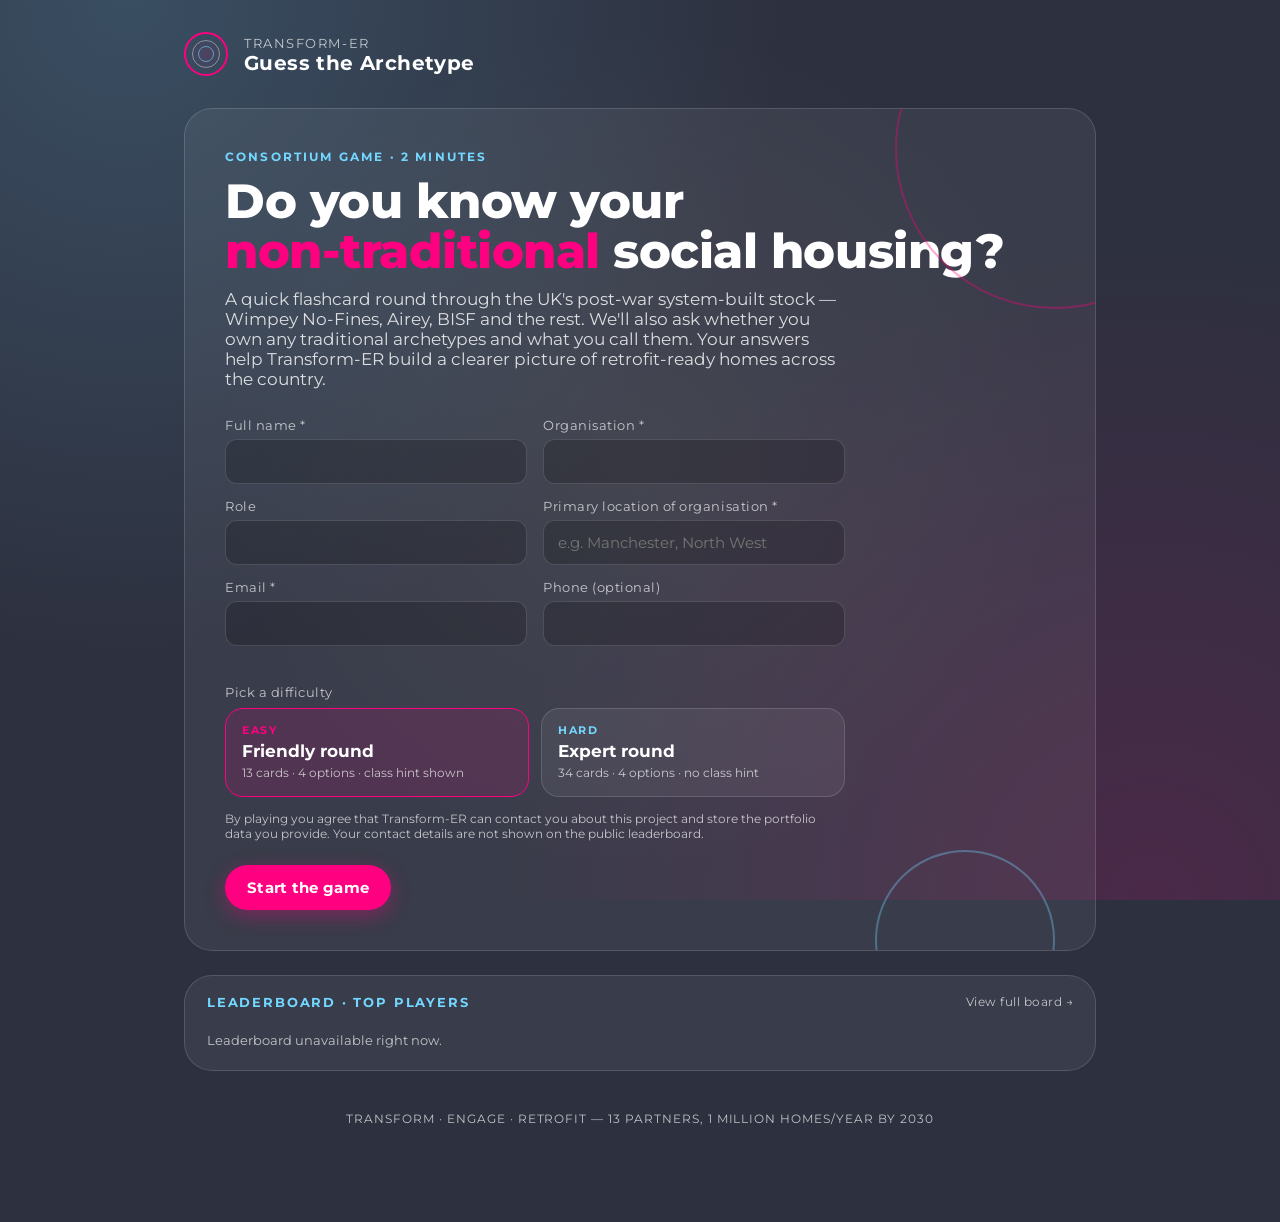
<file: index.html>
<!doctype html>
<html lang="en">
<head>
  <meta charset="utf-8" />
  <meta name="viewport" content="width=device-width, initial-scale=1" />
  <title>Guess the Archetype — Transform-ER</title>
  <meta name="description" content="A quick flashcard game about UK non-traditional social housing, for the Transform-ER consortium." />
  <link rel="preconnect" href="https://fonts.googleapis.com">
  <link rel="preconnect" href="https://fonts.gstatic.com" crossorigin>
  <link rel="stylesheet" href="app.css" />
</head>
<body>
  <div class="app-shell">

    <header class="site-header">
      <a class="brand-link" href="index.html" aria-label="Home">
        <div class="mark" aria-hidden="true"></div>
        <div>
          <div class="sub">Transform-ER</div>
          <h1>Guess the Archetype</h1>
        </div>
      </a>
    </header>

    <!-- ================= Intro screen ================= -->
    <section id="screen-intro" class="screen active">
      <div class="hero">
        <div class="eyebrow">Consortium game · 2 minutes</div>
        <h2>Do you know your <span class="accent">non‑traditional</span> social housing?</h2>
        <p class="lede">
          A quick flashcard round through the UK's post‑war system‑built stock — Wimpey No‑Fines, Airey, BISF and the rest.
          We'll also ask whether you own any traditional archetypes and what you call them. Your answers help Transform‑ER
          build a clearer picture of retrofit‑ready homes across the country.
        </p>

        <form id="intro-form" class="intro-form" autocomplete="off" novalidate>
          <div>
            <label for="f-name">Full name *</label>
            <input id="f-name" name="name" type="text" required autocomplete="off" />
          </div>
          <div>
            <label for="f-org">Organisation *</label>
            <input id="f-org" name="org" type="text" required autocomplete="off" />
          </div>
          <div>
            <label for="f-role">Role</label>
            <input id="f-role" name="role" type="text" autocomplete="off" />
          </div>
          <div>
            <label for="f-org-location">Primary location of organisation *</label>
            <input id="f-org-location" name="orgLocation" type="text" placeholder="e.g. Manchester, North West" required autocomplete="off" />
          </div>
          <div>
            <label for="f-email">Email *</label>
            <input id="f-email" name="email" type="email" required autocomplete="off" />
          </div>
          <div>
            <label for="f-phone">Phone (optional)</label>
            <input id="f-phone" name="phone" type="tel" autocomplete="off" />
          </div>

          <div class="difficulty-row">
            <div class="label-line">Pick a difficulty</div>
            <div class="difficulty-options" id="difficulty-options">
              <button type="button" class="difficulty-card active" data-difficulty="easy">
                <div class="level">Easy</div>
                <div class="lbl">Friendly round</div>
                <div class="desc" data-diff-desc="easy">Shorter, fewer options, construction class shown</div>
              </button>
              <button type="button" class="difficulty-card" data-difficulty="hard">
                <div class="level">Hard</div>
                <div class="lbl">Expert round</div>
                <div class="desc" data-diff-desc="hard">Longer, more options, no class hint</div>
              </button>
            </div>
          </div>

          <div class="consent">
            By playing you agree that Transform‑ER can contact you about this project and store the portfolio data you provide.
            Your contact details are not shown on the public leaderboard.
          </div>

          <div class="btn-row">
            <button type="submit" class="btn" id="intro-submit">Start the game</button>
            <button type="button" class="btn ghost" id="btn-test-play" style="display:none;">Run test play</button>
            <span id="intro-error" class="counter" style="color: var(--light-pink); display:none;"></span>
          </div>
        </form>
      </div>

      <!-- Top-N leaderboard below intro -->
      <div class="intro-leaderboard">
        <div class="head">
          <h3>Leaderboard · top players</h3>
          <a href="leaderboard.html">View full board →</a>
        </div>
        <div id="intro-leaderboard-mount">
          <div class="empty">Loading…</div>
        </div>
      </div>

      <div class="footer">Transform · Engage · Retrofit — 13 partners, 1 million homes/year by 2030</div>
    </section>

    <!-- ================= Game screen ================= -->
    <section id="screen-game" class="screen">
      <div class="game-top">
        <div class="progress"><span id="progress-bar"></span></div>
        <div class="counter"><span id="counter-current">1</span> / <span id="counter-total">20</span></div>
        <div class="score-pill">Score <strong id="score-now">0</strong></div>
      </div>
      <div id="card-mount"></div>
    </section>

    <!-- ================= End screen ================= -->
    <section id="screen-end" class="screen">
      <div class="end-hero">
        <div class="verdict" id="end-verdict">Nicely done</div>
        <h2 id="end-title">Round complete</h2>
        <div class="score"><span id="end-score">0</span><small>/<span id="end-total">16</span></small></div>
        <div class="counter" id="end-subline">non‑standard identified correctly</div>
        <div class="end-actions">
          <button class="btn" id="btn-replay">Play again</button>
          <button class="btn secondary" id="btn-share">Copy shareable result</button>
        </div>
      </div>

      <div class="leaderboard">
        <div class="head" style="display:flex;justify-content:space-between;align-items:center;padding:0 24px;">
          <h3 style="padding:20px 0 12px;">Leaderboard · top players</h3>
          <a href="leaderboard.html" style="font-size:12px;color:var(--muted);letter-spacing:0.04em;">View full board →</a>
        </div>
        <div id="leaderboard-mount">
          <div class="empty">Loading leaderboard…</div>
        </div>
      </div>

      <div class="footer">Thanks for contributing to the Transform‑ER portfolio picture.</div>
    </section>

  </div>

  <div class="toast" id="toast" role="status"></div>

  <!-- Templates -->
  <template id="tpl-card-mcq">
    <article class="card">
      <div class="photo">
        <span class="tag">Non‑standard · <span class="cls"></span></span>
        <div class="placeholder">
          <div class="dot-ring"></div>
          <div>Photo placeholder</div>
        </div>
      </div>
      <div class="body">
        <div class="hint">Which system is this?</div>
        <h3 class="prompt">Pick one of the four below</h3>
        <div class="options"></div>
        <div class="reveal">
          <h4 class="reveal-title">Correct answer</h4>
          <div class="fact"></div>
          <div class="meta"></div>
        </div>

        <!-- Disagree? -->
        <div class="disagree-prompt">
          <div class="dp-q">Disagree? Let us know what you think this property type should be</div>
          <input type="text" class="disagree-input" placeholder="e.g. local name, alternative classification, or notes" />
        </div>

        <!-- Post-MCQ portfolio prompt -->
        <div class="portfolio-prompt">
          <div class="pp-q">Do you have any of these in your portfolio?</div>
          <div class="choices has">
            <button type="button" class="chip" data-value="yes">Yes</button>
            <button type="button" class="chip" data-value="no">No</button>
            <button type="button" class="chip" data-value="unsure">Not sure</button>
          </div>
          <div class="pp-extra">
            <div class="row count">
              <label>Roughly how many?</label>
              <div class="choices count-chips">
                <button type="button" class="chip" data-value="1-50">1–50</button>
                <button type="button" class="chip" data-value="51-250">51–250</button>
                <button type="button" class="chip" data-value="251-1000">251–1,000</button>
                <button type="button" class="chip" data-value="1001-5000">1,001–5,000</button>
                <button type="button" class="chip" data-value="5000+">5,000+</button>
              </div>
            </div>
            <div class="row">
              <label>Location(s) of these properties</label>
              <input type="text" class="locations-input" placeholder="e.g. Salford, Trafford, Oldham" />
            </div>
          </div>
        </div>

        <div class="actions" style="display:none;">
          <button class="btn next">Next card →</button>
        </div>
      </div>
    </article>
  </template>

  <template id="tpl-card-trad">
    <article class="card">
      <div class="photo">
        <span class="tag trad">Traditional</span>
        <div class="placeholder">
          <div class="dot-ring"></div>
          <div class="placeholder-label">Traditional archetype</div>
        </div>
      </div>
      <div class="body">
        <div class="hint">Quick portfolio check</div>
        <h3 class="prompt">Traditional archetype</h3>
        <p class="fact" style="color: rgba(255,255,255,0.82); margin: 0 0 16px;"></p>

        <div class="trad-fields">
          <div class="row">
            <label>Do you have any in your portfolio?</label>
            <div class="choices has">
              <button type="button" class="chip" data-value="yes">Yes</button>
              <button type="button" class="chip" data-value="no">No</button>
              <button type="button" class="chip" data-value="unsure">Not sure</button>
            </div>
          </div>
          <div class="row how-many" style="display:none;">
            <label>Roughly how many?</label>
            <div class="choices count">
              <button type="button" class="chip" data-value="1-50">1–50</button>
              <button type="button" class="chip" data-value="51-250">51–250</button>
              <button type="button" class="chip" data-value="251-1000">251–1,000</button>
              <button type="button" class="chip" data-value="1001-5000">1,001–5,000</button>
              <button type="button" class="chip" data-value="5000+">5,000+</button>
            </div>
          </div>
          <div class="row bespoke" style="display:none;">
            <label>Your bespoke archetype name for this type</label>
            <input type="text" class="bespoke-input" placeholder="e.g. Victorian Terrace - Phase 2" />
          </div>
          <div class="row locations" style="display:none;">
            <label>Location(s) of these properties</label>
            <input type="text" class="locations-input" placeholder="e.g. Salford, Trafford, Oldham" />
          </div>
        </div>

        <div class="actions">
          <button class="btn skip" type="button">Skip</button>
          <button class="btn next">Next card →</button>
        </div>
      </div>
    </article>
  </template>

  <script src="config.js"></script>
  <script src="app.js"></script>
</body>
</html>
</file>
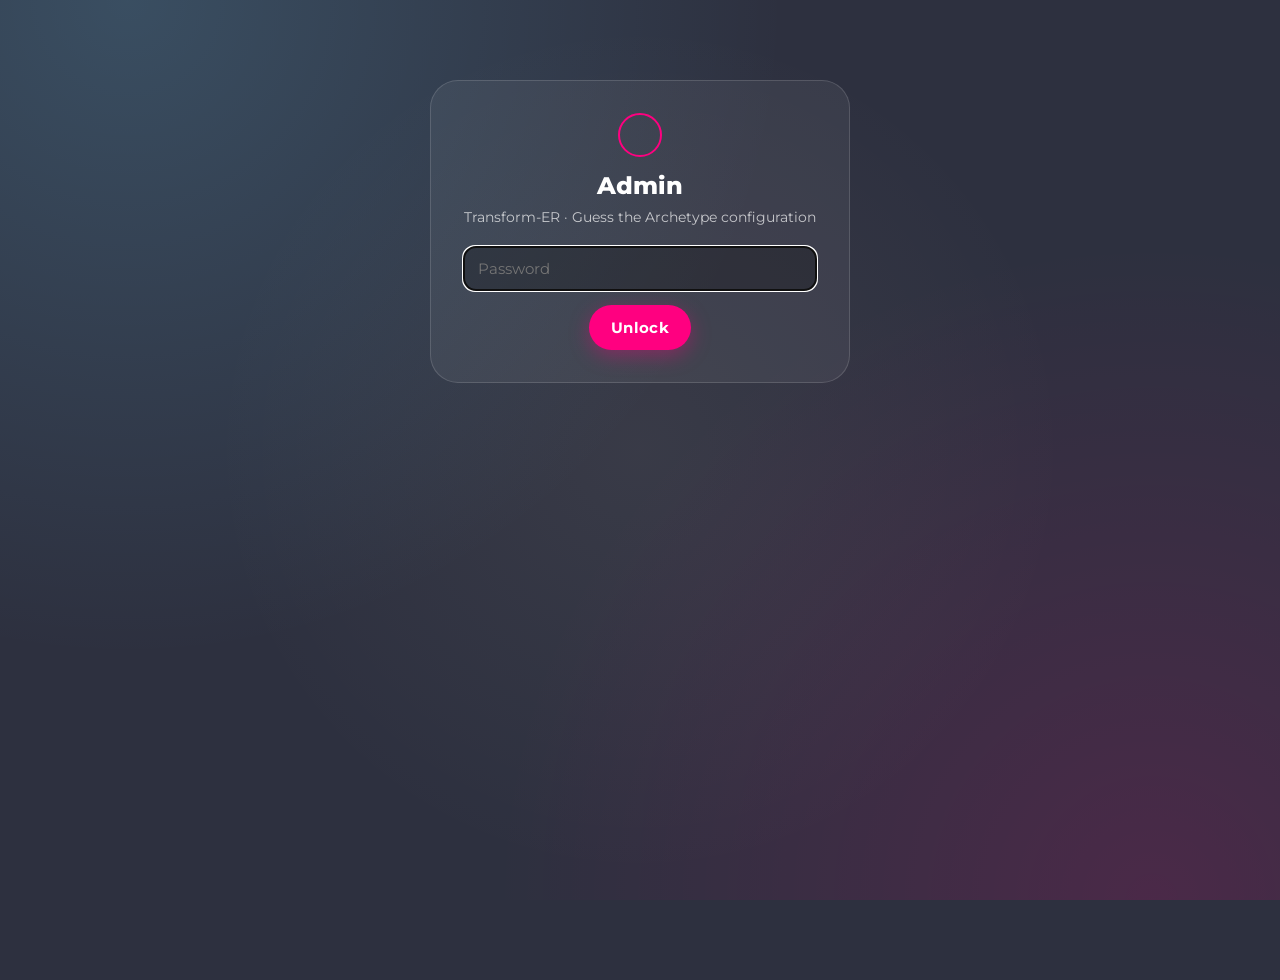
<file: admin.html>
<!doctype html>
<html lang="en">
<head>
  <meta charset="utf-8" />
  <meta name="viewport" content="width=device-width, initial-scale=1" />
  <title>Admin · Guess the Archetype</title>
  <link rel="stylesheet" href="app.css" />
</head>
<body>
  <!-- login gate -->
  <section id="login" class="admin-login">
    <div class="mark" aria-hidden="true" style="width:44px;height:44px;border-radius:50%;border:2px solid var(--ter-pink);margin:0 auto 14px;"></div>
    <h2>Admin</h2>
    <p>Transform-ER · Guess the Archetype configuration</p>
    <input id="pwd" type="password" placeholder="Password" autocomplete="current-password" />
    <button class="btn" id="pwd-go">Unlock</button>
    <div id="pwd-err" class="counter" style="margin-top:10px;color:var(--light-pink);display:none;"></div>
  </section>

  <!-- main admin -->
  <div id="admin" class="admin-shell" style="display:none;">
    <header class="site-header">
      <a class="brand-link" href="index.html" aria-label="Home">
        <div class="mark" aria-hidden="true"></div>
        <div>
          <div class="sub">Transform-ER · Admin</div>
          <h1>Manage archetypes</h1>
        </div>
      </a>
      <div style="margin-left:auto;display:flex;gap:8px;">
        <a class="btn ghost" href="index.html">← Back to game</a>
      </div>
    </header>

    <div class="admin-grid">
      <!-- Sidebar: list of types -->
      <aside class="admin-panel">
        <h3>Types</h3>
        <div class="admin-filter" id="filter">
          <button class="chip active" data-filter="all">All</button>
          <button class="chip" data-filter="nonstd">Non‑standard</button>
          <button class="chip" data-filter="trad">Traditional</button>
        </div>
        <input id="search" type="text" placeholder="Search by name or code…" style="width:100%;background:rgba(0,0,0,0.2);border:1px solid var(--border);color:var(--white);border-radius:12px;padding:10px 12px;font-size:14px;margin-bottom:10px;" />
        <div class="admin-list" id="list"></div>
        <div style="display:flex;gap:8px;margin-top:12px;">
          <button class="btn blue" id="btn-new-nonstd">+ Non‑standard</button>
          <button class="btn" id="btn-new-trad">+ Traditional</button>
        </div>
      </aside>

      <!-- Editor -->
      <section class="admin-panel">
        <h3 id="editor-title">Select a type to edit</h3>
        <div id="editor" style="display:none;">
          <div class="admin-form" id="form">
            <div>
              <label>Code</label>
              <input id="e-code" type="text" />
            </div>
            <div>
              <label>Name</label>
              <input id="e-name" type="text" />
            </div>
            <div>
              <label>Class</label>
              <select id="e-class">
                <option value="TRAD">Traditional</option>
                <option value="MET">Metal Frame (MET)</option>
                <option value="PCC">Precast Concrete (PCC)</option>
                <option value="ISC">In-Situ Concrete (ISC)</option>
                <option value="TIM">Timber Frame (TIM)</option>
                <option value="OTH">Other</option>
              </select>
            </div>
            <div>
              <label>Number built</label>
              <input id="e-built" type="number" min="0" />
            </div>
            <div>
              <label>Period built from</label>
              <input id="e-from" type="number" min="1800" max="2100" />
            </div>
            <div>
              <label>Period built to</label>
              <input id="e-to" type="number" min="1800" max="2100" />
            </div>
            <div class="full">
              <label><input id="e-defective" type="checkbox" /> Designated defective (Housing Defects Act 1984)</label>
            </div>
            <div class="full">
              <label>Description / clue shown on the card</label>
              <textarea id="e-desc" rows="3"></textarea>
            </div>
            <div class="full">
              <label>Photos</label>
              <label class="photo-upload-label" for="e-photo-file">⊕ Upload photos</label>
              <input id="e-photo-file" type="file" accept="image/*" multiple />
              <div class="admin-photos" id="e-photos"></div>
            </div>
          </div>

          <div class="admin-bar">
            <button class="btn secondary" id="btn-delete">Delete type</button>
            <button class="btn" id="btn-save">Save</button>
          </div>
        </div>
      </section>
    </div>

    <section class="admin-panel" style="margin-top:24px;">
      <h3>Game settings</h3>
      <p style="color:var(--muted);font-size:13px;margin-top:-4px;margin-bottom:14px;">
        These values are saved into <code>types.json</code> on export. Players see them at runtime; redeploy the file to roll out changes.
      </p>
      <div class="admin-settings">
        <div class="full">
          <div class="group">
            <h4>Test mode</h4>
            <p style="color:var(--muted);font-size:13px;margin:0 0 10px;">
              When enabled, a "Run test play" button appears on the intro screen. Clicking it auto-fills the form
              with test details and runs a game tagged TEST on the leaderboard.
            </p>
            <label><input type="checkbox" id="s-test-enabled" /> Show "Run test play" button on intro</label>
          </div>
        </div>

        <div class="full">
          <div class="group">
            <h4>Easy mode</h4>
            <div class="grid">
              <div>
                <label>Total flashcards</label>
                <input id="s-easy-total" type="number" min="1" max="60" />
              </div>
              <div>
                <label>Traditional cards</label>
                <input id="s-easy-trad" type="number" min="0" max="60" />
              </div>
              <div>
                <label>MCQ options</label>
                <input id="s-easy-mcq" type="number" min="2" max="8" />
              </div>
              <div>
                <label>Distractor scope</label>
                <select id="s-easy-scope">
                  <option value="sameClass">Same construction class</option>
                  <option value="mixed">Mixed (any)</option>
                </select>
              </div>
              <div class="full">
                <label><input type="checkbox" id="s-easy-hint" /> Show construction class as a hint</label>
              </div>
            </div>
          </div>
        </div>

        <div class="full">
          <div class="group">
            <h4>Hard mode</h4>
            <div class="grid">
              <div>
                <label>Total flashcards</label>
                <input id="s-hard-total" type="number" min="1" max="60" />
              </div>
              <div>
                <label>Traditional cards</label>
                <input id="s-hard-trad" type="number" min="0" max="60" />
              </div>
              <div>
                <label>MCQ options</label>
                <input id="s-hard-mcq" type="number" min="2" max="8" />
              </div>
              <div>
                <label>Distractor scope</label>
                <select id="s-hard-scope">
                  <option value="sameClass">Same construction class</option>
                  <option value="mixed">Mixed (any)</option>
                </select>
              </div>
              <div class="full">
                <label><input type="checkbox" id="s-hard-hint" /> Show construction class as a hint</label>
              </div>
            </div>
          </div>
        </div>
      </div>
      <div class="admin-bar">
        <span id="settings-status" class="counter" style="color:var(--muted);"></span>
        <button class="btn blue" id="btn-save-settings">Save settings</button>
      </div>
    </section>

    <section class="admin-panel" style="margin-top:24px;" id="migrate-panel" hidden>
      <h3>Migrate photos to Drive</h3>
      <p style="color:var(--muted);font-size:13px;margin-top:-4px;">
        <span id="migrate-count">0</span> photos in this admin browser are still stored as base64 images.
        Click below to upload them all to your Drive photos folder so they go live for everyone without an export/push.
      </p>
      <div class="admin-bar">
        <span id="migrate-status" class="counter" style="color:var(--muted);"></span>
        <button class="btn blue" id="btn-migrate">Migrate to Drive</button>
      </div>
    </section>

    <section class="admin-panel" style="margin-top:24px;">
      <h3>Data</h3>
      <p style="color:var(--muted);font-size:13px;margin-top:-4px;">
        Admin edits live in this browser's local storage. Export a JSON snapshot to share it with another device or bake it into the deployed app
        (replace <code>types.json</code> in the workspace folder).
      </p>
      <div class="admin-bar">
        <button class="btn ghost" id="btn-reset">Reset to shipped types.json</button>
        <button class="btn secondary" id="btn-sync-types">Sync types to server</button>
        <button class="btn secondary" id="btn-import">Import JSON…</button>
        <input id="import-file" type="file" accept="application/json" style="display:none;" />
        <button class="btn blue" id="btn-export">Export types.json</button>
      </div>
    </section>
  </div>

  <div class="toast" id="toast"></div>

  <script src="config.js"></script>
  <script src="admin.js"></script>
</body>
</html>
</file>
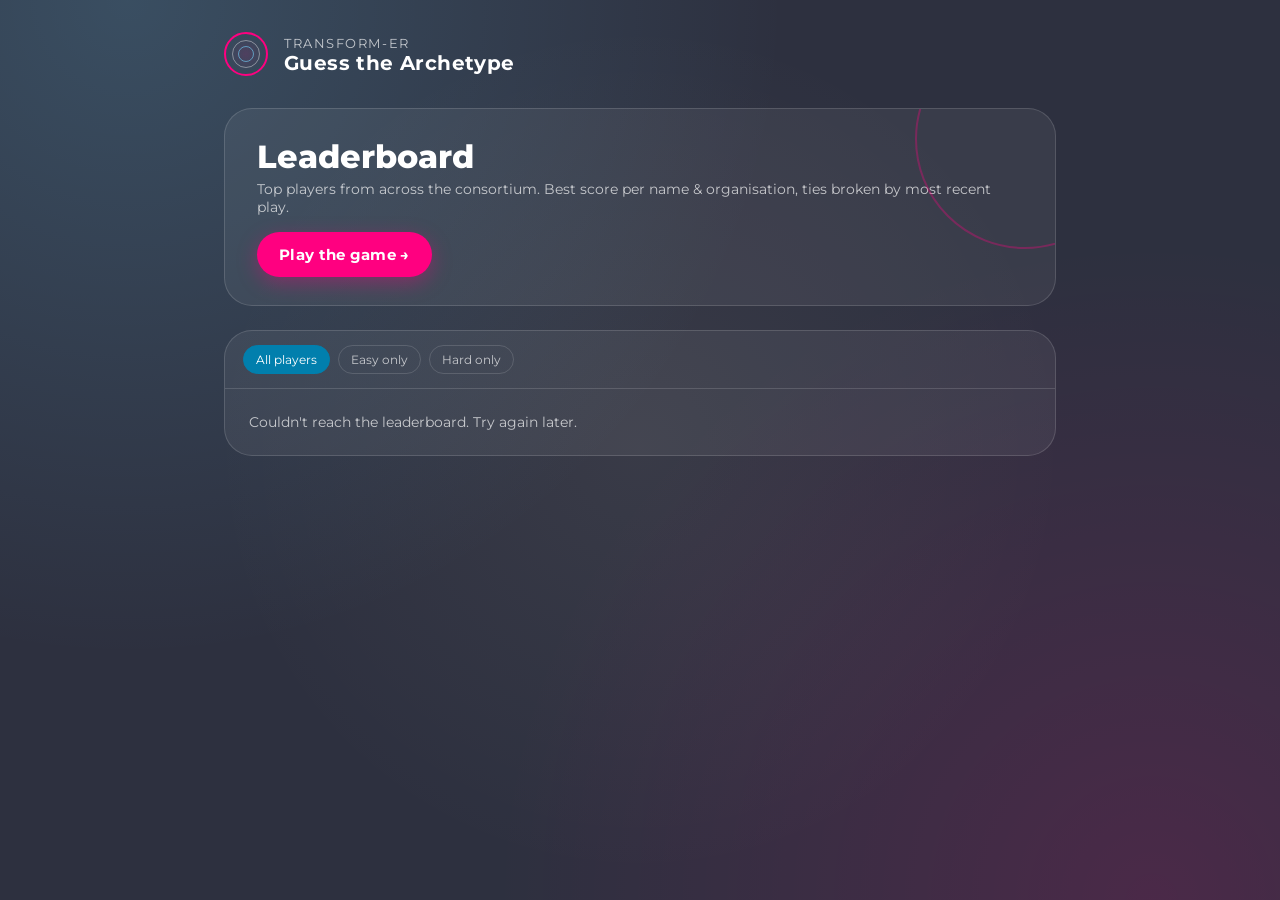
<file: leaderboard.html>
<!doctype html>
<html lang="en">
<head>
  <meta charset="utf-8" />
  <meta name="viewport" content="width=device-width, initial-scale=1" />
  <title>Leaderboard · Guess the Archetype</title>
  <link rel="stylesheet" href="app.css" />
</head>
<body>
  <div class="lb-page">

    <header class="site-header">
      <a class="brand-link" href="index.html" aria-label="Home">
        <div class="mark" aria-hidden="true"></div>
        <div>
          <div class="sub">Transform-ER</div>
          <h1>Guess the Archetype</h1>
        </div>
      </a>
    </header>

    <div class="lb-hero">
      <div>
        <h2>Leaderboard</h2>
        <p class="lede">Top players from across the consortium. Best score per name & organisation, ties broken by most recent play.</p>
      </div>
      <a href="index.html" class="btn">Play the game →</a>
    </div>

    <div class="lb-table-wrap">
      <div class="lb-filter" id="lb-filter">
        <button class="chip active" data-filter="all">All players</button>
        <button class="chip" data-filter="easy">Easy only</button>
        <button class="chip" data-filter="hard">Hard only</button>
        <button class="chip" data-filter="test" id="chip-test" style="display:none;">Test plays</button>
      </div>
      <div id="lb-mount">
        <div class="empty">Loading leaderboard…</div>
      </div>
    </div>

  </div>

  <div class="toast" id="toast" role="status"></div>

  <script src="config.js"></script>
  <script>
    (function () {
      'use strict';
      const CFG = window.APP_CONFIG;
      let allRows = [];
      let filter = 'all';
      let testEnabled = false;

      function $(s, r) { return (r || document).querySelector(s); }
      function $all(s, r) { return Array.from((r || document).querySelectorAll(s)); }
      function el(tag, attrs, kids) {
        const n = document.createElement(tag);
        if (attrs) for (const k in attrs) {
          if (k === 'class') n.className = attrs[k];
          else n.setAttribute(k, attrs[k]);
        }
        if (kids) (Array.isArray(kids) ? kids : [kids]).forEach(c => {
          if (c == null) return;
          n.appendChild(typeof c === 'string' ? document.createTextNode(c) : c);
        });
        return n;
      }

      async function load() {
        const mount = $('#lb-mount');
        if (!CFG.APPS_SCRIPT_URL) {
          mount.innerHTML = '<div class="empty">Backend URL not configured.</div>';
          return;
        }
        // Fetch settings + leaderboard in parallel.
        const settingsPromise = fetch(CFG.APPS_SCRIPT_URL + '?action=settings&t=' + Date.now())
          .then(r => r.json()).catch(() => null);
        try {
          const url = CFG.APPS_SCRIPT_URL + '?action=leaderboard&n=' + (CFG.LEADERBOARD_FULL_ROWS || 100);
          const res = await fetch(url);
          allRows = await res.json();
        } catch (e) {
          mount.innerHTML = '<div class="empty">Couldn\'t reach the leaderboard. Try again later.</div>';
          return;
        }
        const settings = await settingsPromise;
        testEnabled = !!(settings && settings.testEnabled);
        const chip = $('#chip-test');
        if (chip) chip.style.display = testEnabled ? '' : 'none';
        // Defensive: if filter was somehow 'test' but mode is off, snap back to 'all'.
        if (!testEnabled && filter === 'test') filter = 'all';

        if (!allRows || !allRows.length) {
          mount.innerHTML = '<div class="empty">No scores recorded yet.</div>';
          return;
        }
        renderTable();
      }

      function renderTable() {
        const mount = $('#lb-mount');
        let rows = allRows;
        if (filter === 'all')  rows = rows.filter(r => (r.difficulty || '').toLowerCase() !== 'test');
        if (filter === 'easy') rows = rows.filter(r => (r.difficulty || '').toLowerCase() === 'easy');
        if (filter === 'hard') rows = rows.filter(r => (r.difficulty || '').toLowerCase() === 'hard');
        if (filter === 'test') rows = rows.filter(r => (r.difficulty || '').toLowerCase() === 'test');
        if (!rows.length) {
          mount.innerHTML = '<div class="empty">No plays match this filter yet.</div>';
          return;
        }
        const table = el('table');
        const thead = el('thead', {}, el('tr', {}, [
          el('th', {}, '#'),
          el('th', {}, 'Name'),
          el('th', {}, 'Organisation'),
          el('th', {}, 'Mode'),
          el('th', { style: 'text-align:right;' }, 'Score')
        ]));
        const tbody = el('tbody');
        rows.forEach((r, i) => {
          const diff = (r.difficulty || '').toLowerCase();
          const pillClass = 'diff-pill ' + (diff === 'hard' ? 'hard' : diff === 'test' ? 'test' : 'easy');
          const pillText = diff ? diff.toUpperCase() : '—';
          const tr = el('tr', {}, [
            el('td', { class: 'rank' }, String(i + 1)),
            el('td', {}, r.name || '—'),
            el('td', {}, r.org || '—'),
            el('td', { class: 'diff' }, el('span', { class: pillClass }, pillText)),
            el('td', { class: 'score' }, (r.score || 0) + ' / ' + (r.total || '—'))
          ]);
          tbody.appendChild(tr);
        });
        table.appendChild(thead);
        table.appendChild(tbody);
        mount.innerHTML = '';
        mount.appendChild(table);
      }

      $all('#lb-filter .chip').forEach(c => c.addEventListener('click', () => {
        $all('#lb-filter .chip').forEach(x => x.classList.remove('active'));
        c.classList.add('active');
        filter = c.dataset.filter;
        renderTable();
      }));

      if (document.readyState === 'loading') document.addEventListener('DOMContentLoaded', load);
      else load();
    })();
  </script>
</body>
</html>
</file>
<file: app.css>
/* Transform-ER "Guess the Archetype" — brand-driven stylesheet
   Palette: #2D303F (navy), #FFFFFF, #73D7FF (light blue), #017FAD (mid blue),
            #F7E4CA (wheat), #FF7BC7 (light pink), #9A4A78 (mid pink), #B2EDD1 (mint)
   Accent : #FF0080 (T-ER pink)
   Motif  : "Circle of circles" — outlined circular frames. Never overlap. Max 3.
   Type   : Proxima Nova with Montserrat fallback for web.
*/

/* ------------ fonts ------------ */
@import url('https://fonts.googleapis.com/css2?family=Montserrat:wght@300;400;600;700;800&display=swap');

:root {
  --navy: #2D303F;
  --white: #FFFFFF;
  --light-blue: #73D7FF;
  --mid-blue: #017FAD;
  --wheat: #F7E4CA;
  --light-pink: #FF7BC7;
  --mid-pink: #9A4A78;
  --mint: #B2EDD1;
  --ter-pink: #FF0080;
  --muted: rgba(255,255,255,0.7);
  --panel: rgba(255,255,255,0.06);
  --panel-strong: rgba(255,255,255,0.12);
  --border: rgba(255,255,255,0.14);
  --radius-lg: 28px;
  --radius-md: 18px;
  --radius-sm: 12px;
  --font-stack: "Proxima Nova", "Montserrat", system-ui, -apple-system, Segoe UI, Roboto, sans-serif;
}

/* ------------ reset ------------ */
*,
*::before,
*::after { box-sizing: border-box; }

html, body {
  margin: 0;
  padding: 0;
  min-height: 100%;
}

body {
  font-family: var(--font-stack);
  color: var(--white);
  background: var(--navy);
  background-image:
    radial-gradient(circle at 10% 0%, rgba(115,215,255,0.18), transparent 45%),
    radial-gradient(circle at 90% 100%, rgba(255,0,128,0.14), transparent 45%),
    radial-gradient(circle at 50% 50%, rgba(247,228,202,0.06), transparent 55%);
  background-attachment: fixed;
  min-height: 100vh;
  -webkit-font-smoothing: antialiased;
}

button, input, select, textarea {
  font-family: inherit;
  color: inherit;
}

a { color: var(--light-blue); text-decoration: none; }
a:hover { text-decoration: underline; }

/* ------------ layout ------------ */
.app-shell {
  max-width: 960px;
  margin: 0 auto;
  padding: 32px 24px 96px;
  position: relative;
}

.site-header {
  display: flex;
  align-items: center;
  gap: 16px;
  margin-bottom: 32px;
}

.site-header .mark {
  width: 44px;
  height: 44px;
  flex: 0 0 44px;
  border-radius: 50%;
  border: 2px solid var(--ter-pink);
  position: relative;
  background: radial-gradient(circle at 50% 50%, rgba(255,0,128,0.12), transparent 60%);
}
.site-header .mark::before,
.site-header .mark::after {
  content: "";
  position: absolute;
  inset: 6px;
  border-radius: 50%;
  border: 1px solid rgba(255,255,255,0.4);
}
.site-header .mark::after { inset: 12px; border-color: rgba(115,215,255,0.6); }

.site-header h1 {
  font-size: 20px;
  font-weight: 700;
  letter-spacing: 0.02em;
  margin: 0;
}
.site-header .sub {
  font-size: 13px;
  color: var(--muted);
  letter-spacing: 0.12em;
  text-transform: uppercase;
  margin-top: 2px;
}

.screen {
  display: none;
  animation: fadeIn 0.35s ease both;
}
.screen.active { display: block; }

@keyframes fadeIn {
  from { opacity: 0; transform: translateY(8px); }
  to   { opacity: 1; transform: none; }
}

/* ------------ intro screen ------------ */
.hero {
  background: var(--panel);
  border: 1px solid var(--border);
  border-radius: var(--radius-lg);
  padding: 40px;
  position: relative;
  overflow: hidden;
}
.hero::before {
  content: "";
  position: absolute;
  right: -120px;
  top: -120px;
  width: 320px;
  height: 320px;
  border-radius: 50%;
  border: 2px solid rgba(255,0,128,0.35);
  pointer-events: none;
}
.hero::after {
  content: "";
  position: absolute;
  right: 40px;
  bottom: -80px;
  width: 180px;
  height: 180px;
  border-radius: 50%;
  border: 2px solid rgba(115,215,255,0.35);
  pointer-events: none;
}

.hero .eyebrow {
  color: var(--light-blue);
  text-transform: uppercase;
  letter-spacing: 0.18em;
  font-size: 12px;
  font-weight: 700;
  margin-bottom: 12px;
}

.hero h2 {
  font-size: clamp(32px, 5vw, 48px);
  line-height: 1.05;
  margin: 0 0 12px;
  font-weight: 800;
  letter-spacing: -0.01em;
}
.hero h2 .accent { color: var(--ter-pink); }

.hero p.lede {
  font-size: 17px;
  color: rgba(255,255,255,0.82);
  margin: 0 0 28px;
  max-width: 620px;
}

/* form */
.intro-form {
  display: grid;
  grid-template-columns: repeat(2, minmax(0, 1fr));
  gap: 14px 16px;
  max-width: 620px;
  position: relative;
  z-index: 1;
}
.intro-form .full { grid-column: 1 / -1; }
.intro-form label {
  display: block;
  font-size: 13px;
  color: var(--muted);
  margin-bottom: 6px;
  letter-spacing: 0.04em;
}
.intro-form input,
.intro-form select,
.intro-form textarea {
  width: 100%;
  border: 1px solid var(--border);
  background: rgba(0,0,0,0.2);
  color: var(--white);
  padding: 12px 14px;
  border-radius: var(--radius-sm);
  font-size: 15px;
  outline: none;
  transition: border-color 0.15s, background 0.15s;
}
.intro-form input:focus,
.intro-form select:focus,
.intro-form textarea:focus {
  border-color: var(--light-blue);
  background: rgba(0,0,0,0.35);
}
.intro-form .btn-row {
  grid-column: 1 / -1;
  display: flex;
  gap: 12px;
  align-items: center;
  margin-top: 10px;
}
.intro-form .consent {
  grid-column: 1 / -1;
  font-size: 12px;
  color: var(--muted);
}

@media (max-width: 620px) {
  .intro-form { grid-template-columns: 1fr; }
  .hero { padding: 28px 22px; }
}

/* ------------ buttons ------------ */
.btn {
  appearance: none;
  border: 0;
  background: var(--ter-pink);
  color: var(--white);
  font-weight: 700;
  font-size: 15px;
  letter-spacing: 0.02em;
  padding: 13px 22px;
  border-radius: 999px;
  cursor: pointer;
  transition: transform 0.12s ease, box-shadow 0.12s ease, background 0.12s;
  box-shadow: 0 6px 20px rgba(255,0,128,0.35);
}
.btn:hover { transform: translateY(-1px); box-shadow: 0 10px 28px rgba(255,0,128,0.45); }
.btn:active { transform: translateY(0); }
.btn[disabled] { opacity: 0.5; cursor: not-allowed; box-shadow: none; }

.btn.secondary {
  background: transparent;
  color: var(--white);
  border: 1px solid var(--border);
  box-shadow: none;
}
.btn.secondary:hover { background: var(--panel); box-shadow: none; }

.btn.blue {
  background: var(--mid-blue);
  box-shadow: 0 6px 20px rgba(1,127,173,0.35);
}
.btn.blue:hover { box-shadow: 0 10px 28px rgba(1,127,173,0.45); }

.btn.ghost {
  background: transparent;
  color: var(--muted);
  box-shadow: none;
  padding: 8px 14px;
  font-size: 13px;
}
.btn.ghost:hover { color: var(--white); }

/* ------------ game screen ------------ */
.game-top {
  display: flex;
  justify-content: space-between;
  align-items: center;
  margin-bottom: 18px;
  gap: 16px;
}
.progress {
  flex: 1;
  height: 10px;
  background: rgba(255,255,255,0.08);
  border-radius: 999px;
  overflow: hidden;
  position: relative;
}
.progress > span {
  display: block;
  height: 100%;
  width: 0%;
  background: linear-gradient(90deg, var(--ter-pink), var(--light-blue));
  transition: width 0.3s ease;
}
.counter {
  font-size: 13px;
  color: var(--muted);
  white-space: nowrap;
  letter-spacing: 0.04em;
}
.score-pill {
  display: inline-flex;
  align-items: center;
  gap: 6px;
  background: var(--panel);
  border: 1px solid var(--border);
  border-radius: 999px;
  padding: 6px 12px;
  font-size: 13px;
}
.score-pill strong { color: var(--ter-pink); }

/* card */
.card {
  background: var(--panel);
  border: 1px solid var(--border);
  border-radius: var(--radius-lg);
  overflow: hidden;
  position: relative;
}

.card .photo {
  aspect-ratio: 16 / 9;
  background: linear-gradient(135deg, var(--mid-blue), var(--navy));
  display: flex;
  align-items: center;
  justify-content: center;
  position: relative;
  overflow: hidden;
}
.card .photo img {
  width: 100%;
  height: 100%;
  object-fit: cover;
}
.card .photo .placeholder {
  text-align: center;
  color: rgba(255,255,255,0.75);
  padding: 24px;
}
.card .photo .placeholder .dot-ring {
  width: 120px;
  height: 120px;
  border-radius: 50%;
  border: 2px dashed rgba(255,255,255,0.5);
  margin: 0 auto 14px;
  display: flex;
  align-items: center;
  justify-content: center;
  position: relative;
}
.card .photo .placeholder .dot-ring::before {
  content: "";
  width: 60px;
  height: 60px;
  border-radius: 50%;
  border: 2px solid var(--ter-pink);
}
.card .photo .tag {
  position: absolute;
  top: 16px;
  left: 16px;
  background: rgba(0,0,0,0.55);
  color: var(--white);
  border-radius: 999px;
  font-size: 11px;
  letter-spacing: 0.1em;
  text-transform: uppercase;
  padding: 6px 10px;
  backdrop-filter: blur(8px);
}
.card .photo .tag.trad { background: rgba(255,0,128,0.7); }

.card .body {
  padding: 24px 28px 28px;
}
.card .body h3 {
  font-size: 22px;
  margin: 0 0 6px;
  font-weight: 700;
}
.card .body .hint {
  font-size: 13px;
  color: var(--muted);
  margin: 0 0 18px;
  letter-spacing: 0.04em;
  text-transform: uppercase;
}

/* MCQ options */
.options {
  display: grid;
  grid-template-columns: repeat(2, minmax(0, 1fr));
  gap: 10px;
}
@media (max-width: 560px) {
  .options { grid-template-columns: 1fr; }
  .card .body { padding: 20px; }
}

.option {
  appearance: none;
  background: rgba(255,255,255,0.04);
  border: 1px solid var(--border);
  color: var(--white);
  text-align: left;
  padding: 14px 16px;
  border-radius: var(--radius-md);
  font-size: 15px;
  cursor: pointer;
  transition: background 0.12s, border-color 0.12s, transform 0.06s;
  line-height: 1.3;
}
.option:hover { background: rgba(255,255,255,0.08); border-color: var(--light-blue); }
.option:active { transform: scale(0.99); }
.option.correct {
  background: rgba(178,237,209,0.18);
  border-color: var(--mint);
  color: var(--mint);
}
.option.incorrect {
  background: rgba(255,0,128,0.12);
  border-color: var(--ter-pink);
  color: var(--light-pink);
}
.option[disabled] { cursor: default; opacity: 1; }
.option .lbl {
  display: inline-block;
  width: 24px;
  height: 24px;
  line-height: 24px;
  text-align: center;
  border-radius: 50%;
  background: rgba(255,255,255,0.08);
  font-size: 12px;
  font-weight: 700;
  margin-right: 10px;
  color: var(--muted);
  vertical-align: middle;
}

/* reveal panel */
.reveal {
  margin-top: 18px;
  padding: 18px 20px;
  border-radius: var(--radius-md);
  background: rgba(0,0,0,0.25);
  border: 1px solid var(--border);
  display: none;
  animation: fadeIn 0.25s ease both;
}
.reveal.show { display: block; }
.reveal h4 {
  margin: 0 0 6px;
  font-size: 15px;
  letter-spacing: 0.04em;
  color: var(--light-blue);
  text-transform: uppercase;
}
.reveal .fact {
  font-size: 15px;
  line-height: 1.5;
  color: rgba(255,255,255,0.88);
}
.reveal .meta {
  margin-top: 10px;
  font-size: 13px;
  color: var(--muted);
  display: flex;
  gap: 12px;
  flex-wrap: wrap;
}
.reveal .meta span {
  padding: 4px 10px;
  background: rgba(255,255,255,0.06);
  border-radius: 999px;
}
.reveal .defective { color: var(--light-pink); }

.card .actions {
  margin-top: 18px;
  display: flex;
  justify-content: flex-end;
}

/* ------------ traditional card (portfolio data) ------------ */
.trad-fields {
  display: grid;
  gap: 14px;
}
.trad-fields .row {
  display: grid;
  grid-template-columns: 1fr;
  gap: 6px;
}
.trad-fields .choices {
  display: flex;
  flex-wrap: wrap;
  gap: 8px;
}
.trad-fields .chip {
  padding: 8px 14px;
  border-radius: 999px;
  border: 1px solid var(--border);
  background: transparent;
  color: var(--white);
  cursor: pointer;
  font-size: 14px;
  transition: background 0.12s, border-color 0.12s;
}
.trad-fields .chip:hover { background: var(--panel); }
.trad-fields .chip.active { background: var(--light-blue); color: var(--navy); border-color: var(--light-blue); font-weight: 700; }
.trad-fields label { font-size: 13px; color: var(--muted); letter-spacing: 0.04em; }
.trad-fields input[type=text] {
  width: 100%;
  border: 1px solid var(--border);
  background: rgba(0,0,0,0.2);
  color: var(--white);
  padding: 10px 12px;
  border-radius: var(--radius-sm);
  font-size: 15px;
}

/* ------------ end screen ------------ */
.end-hero {
  text-align: center;
  padding: 40px 24px 32px;
  background: var(--panel);
  border: 1px solid var(--border);
  border-radius: var(--radius-lg);
  position: relative;
  overflow: hidden;
}
.end-hero::before {
  content: "";
  position: absolute;
  right: -60px;
  top: -60px;
  width: 200px;
  height: 200px;
  border-radius: 50%;
  border: 2px solid rgba(115,215,255,0.35);
}
.end-hero::after {
  content: "";
  position: absolute;
  left: -40px;
  bottom: -50px;
  width: 160px;
  height: 160px;
  border-radius: 50%;
  border: 2px solid rgba(255,0,128,0.35);
}
.end-hero h2 {
  font-size: clamp(30px, 4.5vw, 44px);
  margin: 0 0 4px;
  font-weight: 800;
}
.end-hero .score {
  font-size: 64px;
  font-weight: 800;
  color: var(--ter-pink);
  margin: 8px 0 4px;
  letter-spacing: -0.02em;
}
.end-hero .score small {
  font-size: 24px;
  color: var(--muted);
  font-weight: 500;
}
.end-hero .verdict { color: var(--light-blue); text-transform: uppercase; letter-spacing: 0.12em; font-size: 13px; font-weight: 700; margin-bottom: 4px; }
.end-hero .end-actions { margin-top: 22px; display: flex; gap: 12px; justify-content: center; flex-wrap: wrap; }

.leaderboard {
  margin-top: 26px;
  background: var(--panel);
  border: 1px solid var(--border);
  border-radius: var(--radius-lg);
  overflow: hidden;
}
.leaderboard h3 {
  margin: 0;
  padding: 20px 24px 12px;
  font-size: 15px;
  letter-spacing: 0.14em;
  text-transform: uppercase;
  color: var(--light-blue);
  font-weight: 700;
}
.leaderboard table {
  width: 100%;
  border-collapse: collapse;
}
.leaderboard th, .leaderboard td {
  padding: 10px 24px;
  text-align: left;
  font-size: 14px;
  border-top: 1px solid var(--border);
}
.leaderboard th {
  font-weight: 600;
  color: var(--muted);
  text-transform: uppercase;
  letter-spacing: 0.08em;
  font-size: 11px;
}
.leaderboard td.rank { font-weight: 700; color: var(--ter-pink); width: 40px; }
.leaderboard td.score { font-weight: 700; text-align: right; }
.leaderboard tr.you { background: rgba(255,0,128,0.08); }
.leaderboard .empty { padding: 24px; color: var(--muted); font-size: 14px; }

/* ------------ small helpers ------------ */
.footer {
  margin-top: 40px;
  text-align: center;
  color: var(--muted);
  font-size: 12px;
  letter-spacing: 0.08em;
  text-transform: uppercase;
}

.toast {
  position: fixed;
  bottom: 24px;
  left: 50%;
  transform: translateX(-50%) translateY(20px);
  background: var(--navy);
  color: var(--white);
  border: 1px solid var(--border);
  padding: 10px 16px;
  border-radius: 999px;
  font-size: 14px;
  opacity: 0;
  transition: opacity 0.2s, transform 0.2s;
  pointer-events: none;
  z-index: 1000;
}
.toast.show { opacity: 1; transform: translateX(-50%) translateY(0); }

.spinner {
  display: inline-block;
  width: 14px;
  height: 14px;
  border: 2px solid rgba(255,255,255,0.25);
  border-top-color: var(--white);
  border-radius: 50%;
  animation: spin 0.8s linear infinite;
  vertical-align: -2px;
  margin-right: 6px;
}
@keyframes spin { to { transform: rotate(360deg); } }

/* ------------ admin ------------ */
.admin-shell {
  max-width: 1100px;
  margin: 0 auto;
  padding: 32px 24px 96px;
}
.admin-grid {
  display: grid;
  grid-template-columns: 320px 1fr;
  gap: 24px;
}
@media (max-width: 820px) { .admin-grid { grid-template-columns: 1fr; } }

.admin-panel {
  background: var(--panel);
  border: 1px solid var(--border);
  border-radius: var(--radius-lg);
  padding: 22px;
}
.admin-panel h3 {
  margin: 0 0 14px;
  font-size: 14px;
  color: var(--light-blue);
  text-transform: uppercase;
  letter-spacing: 0.14em;
  font-weight: 700;
}
.admin-list {
  max-height: 60vh;
  overflow-y: auto;
  margin: -6px;
}
.admin-list .type-row {
  display: flex;
  justify-content: space-between;
  align-items: center;
  gap: 8px;
  padding: 10px 12px;
  border-radius: var(--radius-sm);
  cursor: pointer;
  transition: background 0.1s;
}
.admin-list .type-row:hover { background: var(--panel-strong); }
.admin-list .type-row.active { background: rgba(255,0,128,0.18); outline: 1px solid var(--ter-pink); }
.admin-list .type-row .nm { font-size: 14px; }
.admin-list .type-row .cls { font-size: 11px; color: var(--muted); letter-spacing: 0.08em; text-transform: uppercase; }

.admin-filter {
  display: flex;
  gap: 6px;
  margin-bottom: 10px;
  flex-wrap: wrap;
}
.admin-filter .chip {
  padding: 6px 10px;
  border-radius: 999px;
  background: transparent;
  border: 1px solid var(--border);
  color: var(--muted);
  font-size: 12px;
  cursor: pointer;
}
.admin-filter .chip.active { background: var(--mid-blue); color: var(--white); border-color: var(--mid-blue); }

.admin-form {
  display: grid;
  grid-template-columns: repeat(2, minmax(0, 1fr));
  gap: 14px 16px;
}
.admin-form .full { grid-column: 1 / -1; }
.admin-form label { font-size: 12px; color: var(--muted); letter-spacing: 0.08em; text-transform: uppercase; display: block; margin-bottom: 6px; }
.admin-form input, .admin-form select, .admin-form textarea {
  width: 100%;
  background: rgba(0,0,0,0.2);
  border: 1px solid var(--border);
  color: var(--white);
  border-radius: var(--radius-sm);
  padding: 10px 12px;
  font-size: 14px;
}

.admin-photos {
  display: grid;
  grid-template-columns: repeat(auto-fill, minmax(120px, 1fr));
  gap: 10px;
  margin-top: 12px;
}
.admin-photos .ph {
  position: relative;
  aspect-ratio: 1/1;
  border-radius: var(--radius-sm);
  overflow: hidden;
  background: rgba(0,0,0,0.3);
}
.admin-photos .ph img { width: 100%; height: 100%; object-fit: cover; }
.admin-photos .ph button {
  position: absolute;
  top: 6px; right: 6px;
  width: 24px; height: 24px;
  border-radius: 50%;
  border: 0;
  background: rgba(0,0,0,0.7);
  color: var(--white);
  cursor: pointer;
  font-size: 12px;
  line-height: 1;
}

.admin-bar {
  display: flex;
  justify-content: flex-end;
  gap: 10px;
  margin-top: 14px;
  flex-wrap: wrap;
}

.admin-login {
  max-width: 420px;
  margin: 80px auto;
  background: var(--panel);
  border: 1px solid var(--border);
  border-radius: var(--radius-lg);
  padding: 32px;
  text-align: center;
}
.admin-login h2 { margin: 0 0 8px; font-weight: 800; }
.admin-login p { color: var(--muted); margin: 0 0 20px; font-size: 14px; }
.admin-login input {
  width: 100%;
  background: rgba(0,0,0,0.25);
  border: 1px solid var(--border);
  color: var(--white);
  border-radius: var(--radius-sm);
  padding: 12px 14px;
  font-size: 15px;
  margin-bottom: 14px;
}

/* ------------ photo manager (improved) ------------ */
.admin-photos {
  display: grid;
  grid-template-columns: repeat(auto-fill, minmax(200px, 1fr));
  gap: 12px;
  margin-top: 14px;
}

.ph {
  position: relative;
  aspect-ratio: 4/3;
  border-radius: var(--radius-sm);
  overflow: hidden;
  background: rgba(0,0,0,0.3);
  cursor: grab;
  border: 2px solid transparent;
  transition: border-color 0.15s, transform 0.15s;
}
.ph:first-child {
  border-color: var(--ter-pink);
}
.ph.dragging {
  opacity: 0.4;
  transform: scale(0.97);
  cursor: grabbing;
}
.ph.drag-target {
  border-color: var(--light-blue);
  transform: scale(1.02);
}
.ph img {
  width: 100%;
  height: 100%;
  object-fit: cover;
  display: block;
  pointer-events: none;
}

.ph-overlay {
  position: absolute;
  inset: 0;
  background: linear-gradient(to top, rgba(0,0,0,0.72) 0%, transparent 50%);
  opacity: 0;
  transition: opacity 0.15s;
  display: flex;
  flex-direction: column;
  justify-content: flex-end;
  padding: 10px;
}
.ph:hover .ph-overlay { opacity: 1; }

.ph-badge {
  position: absolute;
  top: 8px;
  left: 8px;
  background: var(--ter-pink);
  color: var(--white);
  font-size: 10px;
  font-weight: 700;
  letter-spacing: 0.1em;
  text-transform: uppercase;
  padding: 3px 8px;
  border-radius: 999px;
}

.ph-actions {
  display: flex;
  gap: 6px;
  flex-wrap: wrap;
}
.ph-btn {
  appearance: none;
  border: 0;
  border-radius: 999px;
  font-size: 11px;
  font-weight: 700;
  padding: 5px 10px;
  cursor: pointer;
  letter-spacing: 0.04em;
  transition: opacity 0.12s;
}
.ph-btn:hover { opacity: 0.85; }
.ph-promote {
  background: var(--light-blue);
  color: var(--navy);
}
.ph-delete {
  background: rgba(255,0,128,0.85);
  color: var(--white);
}

.ph-empty {
  grid-column: 1 / -1;
  padding: 24px;
  text-align: center;
  color: var(--muted);
  font-size: 13px;
  border: 2px dashed var(--border);
  border-radius: var(--radius-sm);
}

.ph-dropzone {
  aspect-ratio: 4/3;
  border: 2px dashed var(--border);
  border-radius: var(--radius-sm);
  display: flex;
  align-items: center;
  justify-content: center;
  color: var(--muted);
  font-size: 13px;
  cursor: pointer;
  transition: border-color 0.15s, background 0.15s, color 0.15s;
}
.ph-dropzone.drag-over,
.ph-dropzone:hover {
  border-color: var(--light-blue);
  background: rgba(115,215,255,0.06);
  color: var(--light-blue);
}

/* Editor panel drag-active state */
#editor.drag-active {
  outline: 2px dashed var(--light-blue);
  background: rgba(115,215,255,0.04);
}

/* Make the photo upload button more prominent */
#e-photo-file {
  display: none;
}
.photo-upload-label {
  display: inline-flex;
  align-items: center;
  gap: 8px;
  background: var(--mid-blue);
  color: var(--white);
  font-size: 13px;
  font-weight: 700;
  padding: 9px 16px;
  border-radius: 999px;
  cursor: pointer;
  transition: opacity 0.12s;
  margin-top: 6px;
}
.photo-upload-label:hover { opacity: 0.85; }

/* =================================================================
   v2 additions — difficulty picker, intro leaderboard, skip button,
   post-MCQ portfolio prompt, photo captions, settings, lb page
   ================================================================= */

/* ---- difficulty picker (intro screen) ---- */
.difficulty-row { margin: 24px 0 0; grid-column: 1 / -1; }
.difficulty-row > .label-line {
  font-size: 13px; color: var(--muted); margin-bottom: 8px;
  letter-spacing: 0.04em;
}
.difficulty-options {
  display: grid; gap: 12px;
  grid-template-columns: 1fr 1fr;
}
@media (max-width: 480px) { .difficulty-options { grid-template-columns: 1fr; } }
.difficulty-card {
  appearance: none;
  background: var(--panel);
  border: 1px solid var(--border);
  border-radius: var(--radius-md);
  padding: 14px 16px;
  text-align: left;
  cursor: pointer;
  color: var(--white);
  font-family: inherit;
  transition: border-color 0.12s, background 0.12s, transform 0.06s;
}
.difficulty-card:hover { border-color: var(--light-blue); background: var(--panel-strong); }
.difficulty-card.active {
  border-color: var(--ter-pink);
  background: rgba(255,0,128,0.12);
}
.difficulty-card .level {
  font-size: 11px; letter-spacing: 0.14em; text-transform: uppercase;
  color: var(--light-blue); font-weight: 700; margin-bottom: 4px;
}
.difficulty-card.active .level { color: var(--ter-pink); }
.difficulty-card .lbl { font-size: 17px; font-weight: 700; margin-bottom: 4px; }
.difficulty-card .desc { font-size: 12px; color: var(--muted); line-height: 1.4; }

/* ---- intro leaderboard ---- */
.intro-leaderboard {
  margin-top: 24px;
  background: var(--panel);
  border: 1px solid var(--border);
  border-radius: var(--radius-lg);
  overflow: hidden;
}
.intro-leaderboard .head {
  display: flex; justify-content: space-between; align-items: center;
  padding: 18px 22px 4px;
}
.intro-leaderboard h3 {
  margin: 0; font-size: 13px; letter-spacing: 0.14em;
  text-transform: uppercase; color: var(--light-blue); font-weight: 700;
}
.intro-leaderboard .head a {
  font-size: 12px; color: var(--muted); letter-spacing: 0.04em;
}
.intro-leaderboard .head a:hover { color: var(--white); }
.intro-leaderboard table { width: 100%; border-collapse: collapse; }
.intro-leaderboard th, .intro-leaderboard td {
  padding: 8px 22px; text-align: left; font-size: 13px;
  border-top: 1px solid var(--border);
}
.intro-leaderboard th {
  font-weight: 600; color: var(--muted);
  text-transform: uppercase; letter-spacing: 0.08em; font-size: 10px;
}
.intro-leaderboard td.rank { font-weight: 700; color: var(--ter-pink); width: 36px; }
.intro-leaderboard td.score { font-weight: 700; text-align: right; }
.intro-leaderboard td.diff { font-size: 11px; color: var(--muted); }
.intro-leaderboard .empty { padding: 18px 22px 22px; color: var(--muted); font-size: 13px; }

/* difficulty pill (used on leaderboard rows) */
.diff-pill {
  display: inline-block;
  padding: 2px 8px;
  border-radius: 999px;
  font-size: 10px;
  font-weight: 700;
  letter-spacing: 0.08em;
  text-transform: uppercase;
}
.diff-pill.easy { background: rgba(178,237,209,0.18); color: var(--mint); }
.diff-pill.hard { background: rgba(255,0,128,0.16); color: var(--ter-pink); }
.diff-pill.test { background: rgba(247,228,202,0.18); color: var(--wheat); border: 1px dashed rgba(247,228,202,0.55); }

/* ---- card actions: skip button styling ---- */
.card .actions { gap: 10px; }
.btn.skip {
  background: transparent;
  color: var(--muted);
  box-shadow: none;
  border: 1px solid var(--border);
  font-size: 13px;
  padding: 10px 16px;
}
.btn.skip:hover { color: var(--white); border-color: var(--light-blue); }

/* ---- post-MCQ portfolio prompt (non-traditional cards) ---- */
.portfolio-prompt {
  margin-top: 14px;
  padding: 16px 18px;
  border-radius: var(--radius-md);
  background: rgba(115,215,255,0.06);
  border: 1px solid rgba(115,215,255,0.25);
  display: none;
  animation: fadeIn 0.2s ease both;
}
.portfolio-prompt.show { display: block; }
.portfolio-prompt .pp-q {
  font-size: 14px;
  font-weight: 600;
  margin: 0 0 10px;
  color: var(--light-blue);
}
.portfolio-prompt .choices { display: flex; gap: 8px; flex-wrap: wrap; }
.portfolio-prompt .chip {
  padding: 6px 14px;
  border-radius: 999px;
  border: 1px solid var(--border);
  background: transparent;
  color: var(--white);
  cursor: pointer;
  font-size: 13px;
  transition: background 0.12s, border-color 0.12s;
}
.portfolio-prompt .chip:hover { background: var(--panel); }
.portfolio-prompt .chip.active {
  background: var(--light-blue); color: var(--navy);
  border-color: var(--light-blue); font-weight: 700;
}
.portfolio-prompt .pp-extra { display: none; margin-top: 12px; }
.portfolio-prompt .pp-extra.show { display: grid; gap: 12px; }
.portfolio-prompt .pp-extra .row { display: grid; gap: 6px; }
.portfolio-prompt label {
  font-size: 12px; color: var(--muted);
  letter-spacing: 0.04em; text-transform: uppercase;
}
.portfolio-prompt input[type=text] {
  width: 100%;
  border: 1px solid var(--border);
  background: rgba(0,0,0,0.2);
  color: var(--white);
  padding: 8px 10px;
  border-radius: var(--radius-sm);
  font-size: 14px;
}

/* ---- photo caption overlay (game side) ---- */
.card .photo .caption {
  position: absolute;
  right: 12px;
  bottom: 12px;
  background: rgba(0,0,0,0.55);
  color: rgba(255,255,255,0.92);
  padding: 4px 10px;
  border-radius: 999px;
  font-size: 11px;
  letter-spacing: 0.02em;
  backdrop-filter: blur(6px);
  max-width: 70%;
  overflow: hidden;
  text-overflow: ellipsis;
  white-space: nowrap;
}

/* ---- admin: settings panel ---- */
.admin-settings {
  display: grid;
  grid-template-columns: repeat(2, minmax(0, 1fr));
  gap: 14px 16px;
}
.admin-settings .full { grid-column: 1 / -1; }
.admin-settings label { font-size: 12px; color: var(--muted); letter-spacing: 0.08em; text-transform: uppercase; display: block; margin-bottom: 6px; }
.admin-settings input, .admin-settings select {
  width: 100%;
  background: rgba(0,0,0,0.2);
  border: 1px solid var(--border);
  color: var(--white);
  border-radius: var(--radius-sm);
  padding: 10px 12px;
  font-size: 14px;
}
.admin-settings .group {
  border: 1px solid var(--border);
  border-radius: var(--radius-md);
  padding: 14px 16px;
}
.admin-settings .group h4 {
  margin: 0 0 10px; font-size: 13px; color: var(--ter-pink);
  text-transform: uppercase; letter-spacing: 0.12em; font-weight: 700;
}
.admin-settings .group .grid {
  display: grid; grid-template-columns: 1fr 1fr; gap: 10px 14px;
}

/* ---- admin: photo caption inputs (one per photo) ---- */
.admin-photos .ph .caption-input {
  position: absolute;
  left: 6px; right: 36px; bottom: 6px;
  background: rgba(0,0,0,0.7);
  border: 0;
  color: var(--white);
  padding: 6px 8px;
  border-radius: 8px;
  font-size: 11px;
  outline: none;
}
.admin-photos .ph .caption-input::placeholder { color: rgba(255,255,255,0.5); }
.admin-photos .ph .caption-input:focus { background: rgba(0,0,0,0.9); }

/* ---- standalone leaderboard.html page ---- */
.lb-page {
  max-width: 880px;
  margin: 0 auto;
  padding: 32px 24px 96px;
}
.lb-page .lb-hero {
  background: var(--panel);
  border: 1px solid var(--border);
  border-radius: var(--radius-lg);
  padding: 28px 32px;
  display: flex;
  flex-wrap: wrap;
  gap: 16px;
  align-items: center;
  justify-content: space-between;
  margin-bottom: 24px;
  position: relative;
  overflow: hidden;
}
.lb-page .lb-hero::before {
  content: ""; position: absolute; right: -80px; top: -80px;
  width: 220px; height: 220px; border-radius: 50%;
  border: 2px solid rgba(255,0,128,0.32); pointer-events: none;
}
.lb-page .lb-hero h2 {
  margin: 0; font-weight: 800;
  font-size: clamp(24px, 3vw, 32px);
}
.lb-page .lb-hero .lede {
  margin: 4px 0 0; color: var(--muted); font-size: 14px;
}
.lb-page .lb-table-wrap {
  background: var(--panel);
  border: 1px solid var(--border);
  border-radius: var(--radius-lg);
  overflow: hidden;
}
.lb-page .lb-filter {
  display: flex; gap: 8px; padding: 14px 18px; flex-wrap: wrap;
  border-bottom: 1px solid var(--border);
}
.lb-page .lb-filter .chip {
  padding: 6px 12px; border-radius: 999px;
  border: 1px solid var(--border); background: transparent;
  color: var(--muted); font-size: 12px; cursor: pointer;
}
.lb-page .lb-filter .chip.active {
  background: var(--mid-blue); color: var(--white); border-color: var(--mid-blue);
}
.lb-page table { width: 100%; border-collapse: collapse; }
.lb-page th, .lb-page td {
  padding: 10px 18px; text-align: left; font-size: 14px;
  border-top: 1px solid var(--border);
}
.lb-page th {
  font-weight: 600; color: var(--muted);
  text-transform: uppercase; letter-spacing: 0.08em; font-size: 11px;
}
.lb-page td.rank { font-weight: 700; color: var(--ter-pink); width: 40px; }
.lb-page td.score { font-weight: 700; text-align: right; }
.lb-page td.diff  { font-size: 12px; color: var(--muted); }
.lb-page .empty { padding: 24px; color: var(--muted); font-size: 14px; }

/* ---- minor: legacy photo upload label normalisation ---- */
label.photo-upload-label {
  display: inline-block;
  background: var(--panel);
  border: 1px solid var(--border);
  padding: 8px 14px;
  border-radius: 999px;
  cursor: pointer;
  font-size: 13px;
  margin-right: 8px;
}
label.photo-upload-label:hover { background: var(--panel-strong); border-color: var(--light-blue); }
input#e-photo-file { display: none; }

/* ---- brand link wrapper around the top-left logo ---- */
.brand-link {
  display: flex;
  align-items: center;
  gap: 16px;
  text-decoration: none;
  color: inherit;
}
.brand-link:hover { text-decoration: none; }
.brand-link:hover .mark {
  border-color: var(--light-blue);
  background: radial-gradient(circle at 50% 50%, rgba(115,215,255,0.18), transparent 60%);
}
.brand-link h1 { transition: color 0.12s; }
.brand-link:hover h1 { color: var(--light-blue); }

/* ---- post-MCQ "Disagree?" prompt ---- */
.disagree-prompt {
  margin-top: 14px;
  padding: 14px 18px;
  border-radius: var(--radius-md);
  background: rgba(247,228,202,0.07);
  border: 1px solid rgba(247,228,202,0.25);
  display: none;
  animation: fadeIn 0.2s ease both;
}
.disagree-prompt.show { display: block; }
.disagree-prompt .dp-q {
  font-size: 13px;
  font-weight: 600;
  color: var(--wheat);
  margin: 0 0 10px;
  letter-spacing: 0.02em;
}
.disagree-prompt input.disagree-input {
  width: 100%;
  border: 1px solid var(--border);
  background: rgba(0,0,0,0.2);
  color: var(--white);
  padding: 9px 12px;
  border-radius: var(--radius-sm);
  font-size: 14px;
  outline: none;
}
.disagree-prompt input.disagree-input:focus {
  border-color: var(--wheat);
  background: rgba(0,0,0,0.35);
}

/* ---- saved tick on caption inputs ---- */
.admin-photos .ph .caption-saved {
  position: absolute;
  top: 6px;
  left: 6px;
  width: 22px;
  height: 22px;
  border-radius: 50%;
  background: rgba(178,237,209,0.9);
  color: var(--navy);
  font-size: 13px;
  font-weight: 700;
  text-align: center;
  line-height: 22px;
  opacity: 0;
  transform: scale(0.6);
  pointer-events: none;
  transition: opacity 0.15s ease, transform 0.15s ease;
  z-index: 2;
}
.admin-photos .ph .caption-saved.show { opacity: 1; transform: scale(1); }
</file>
